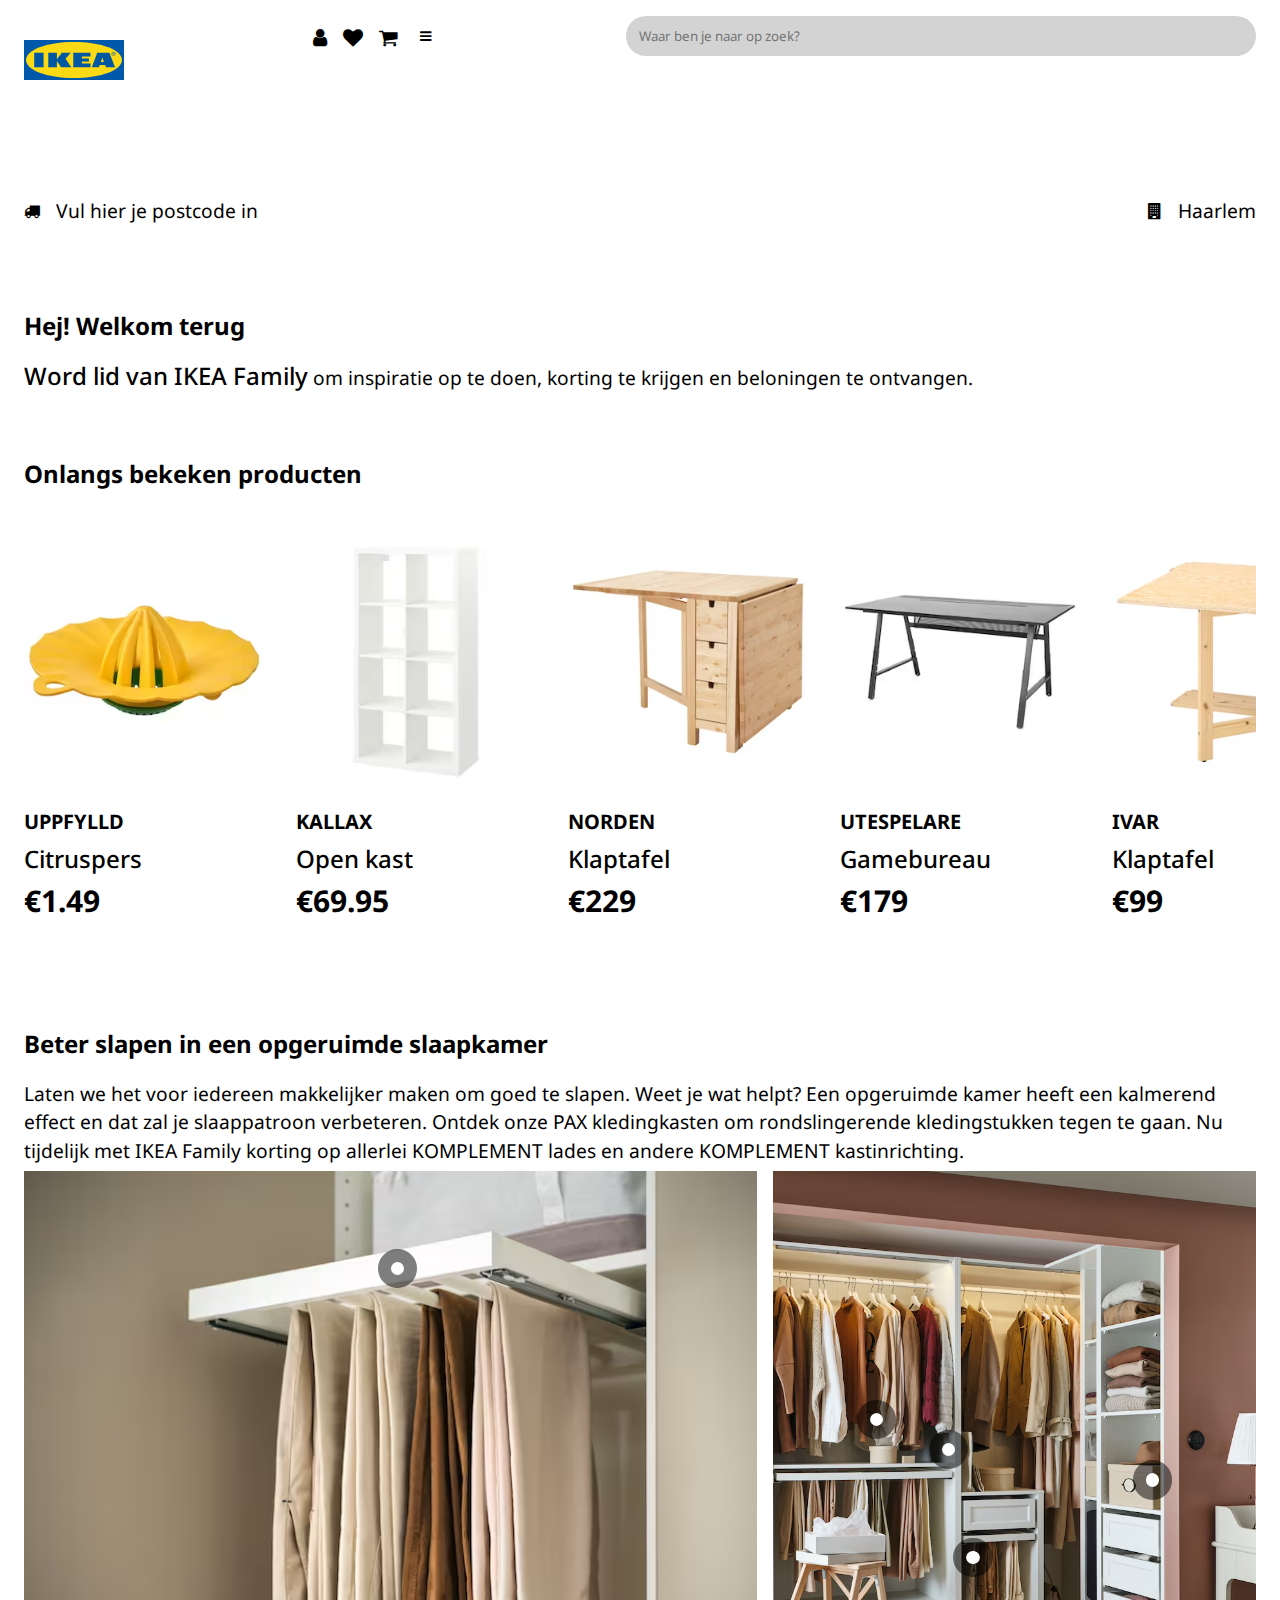
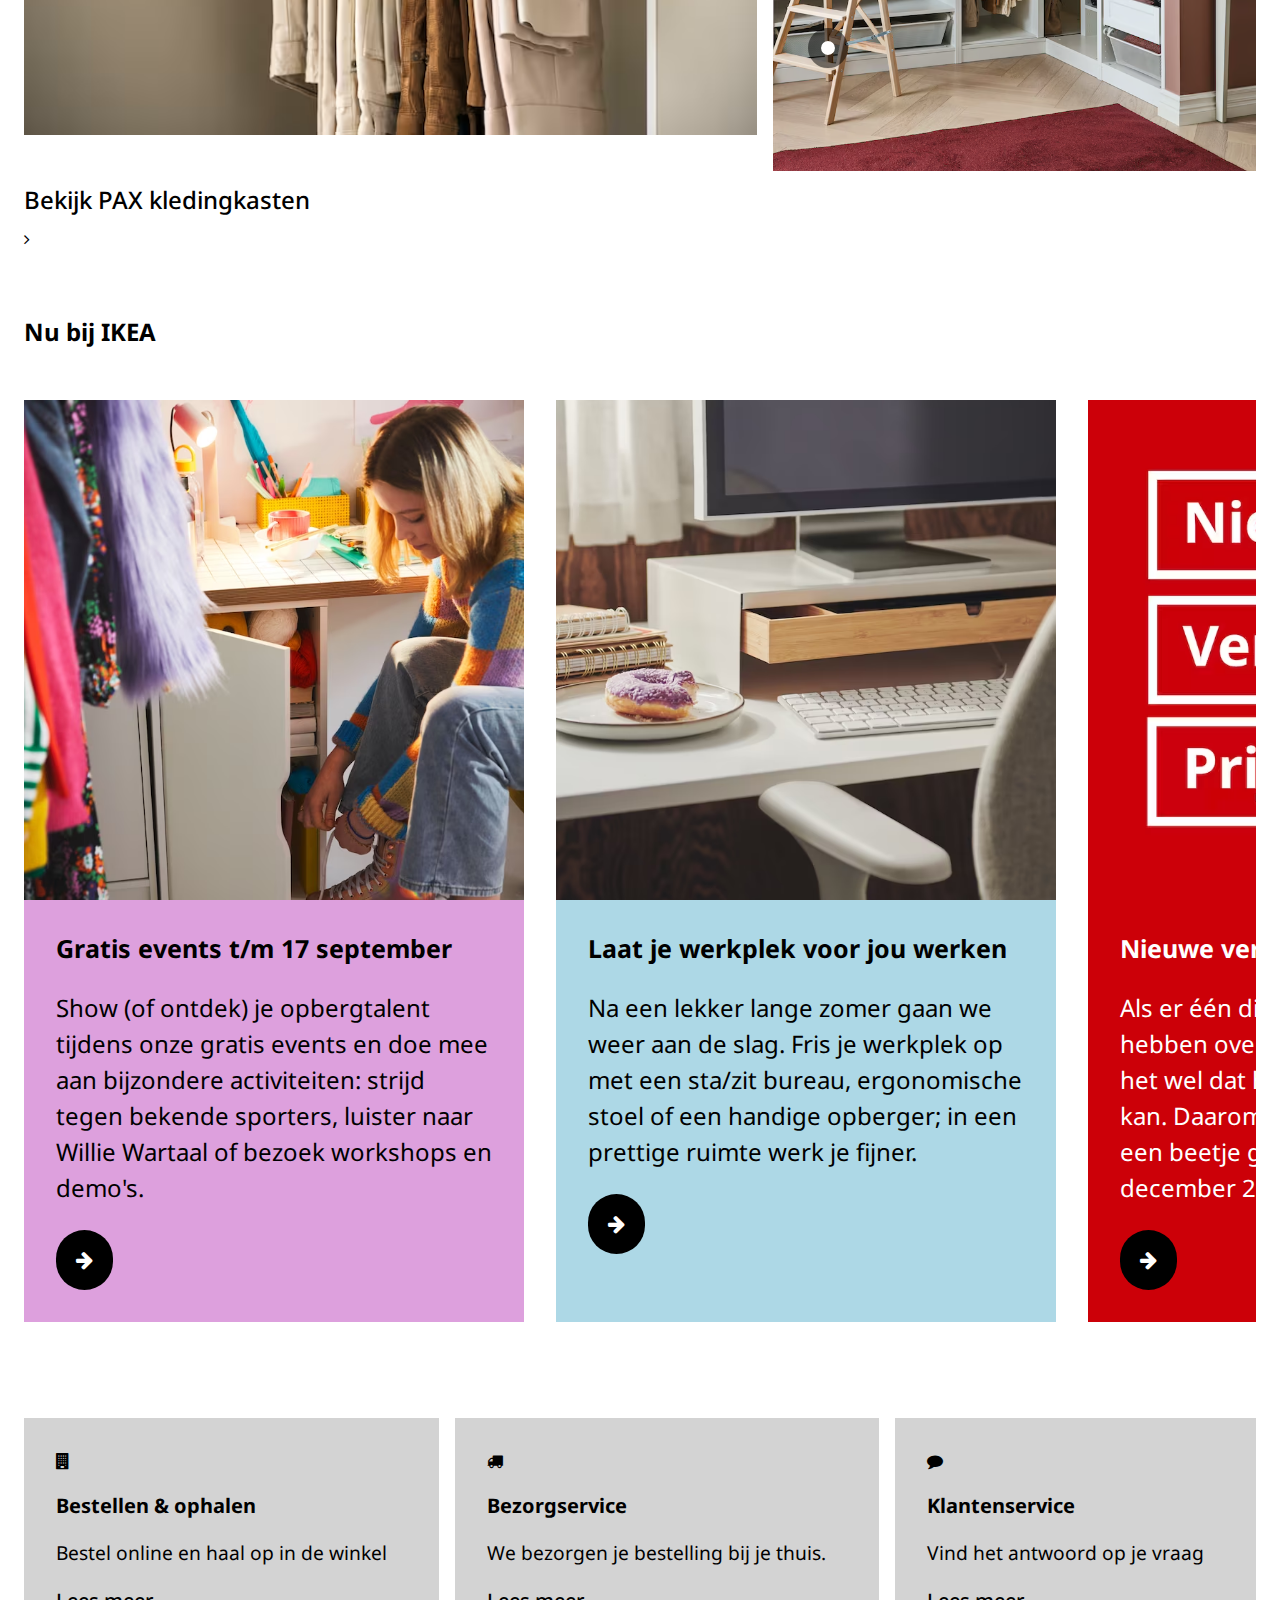
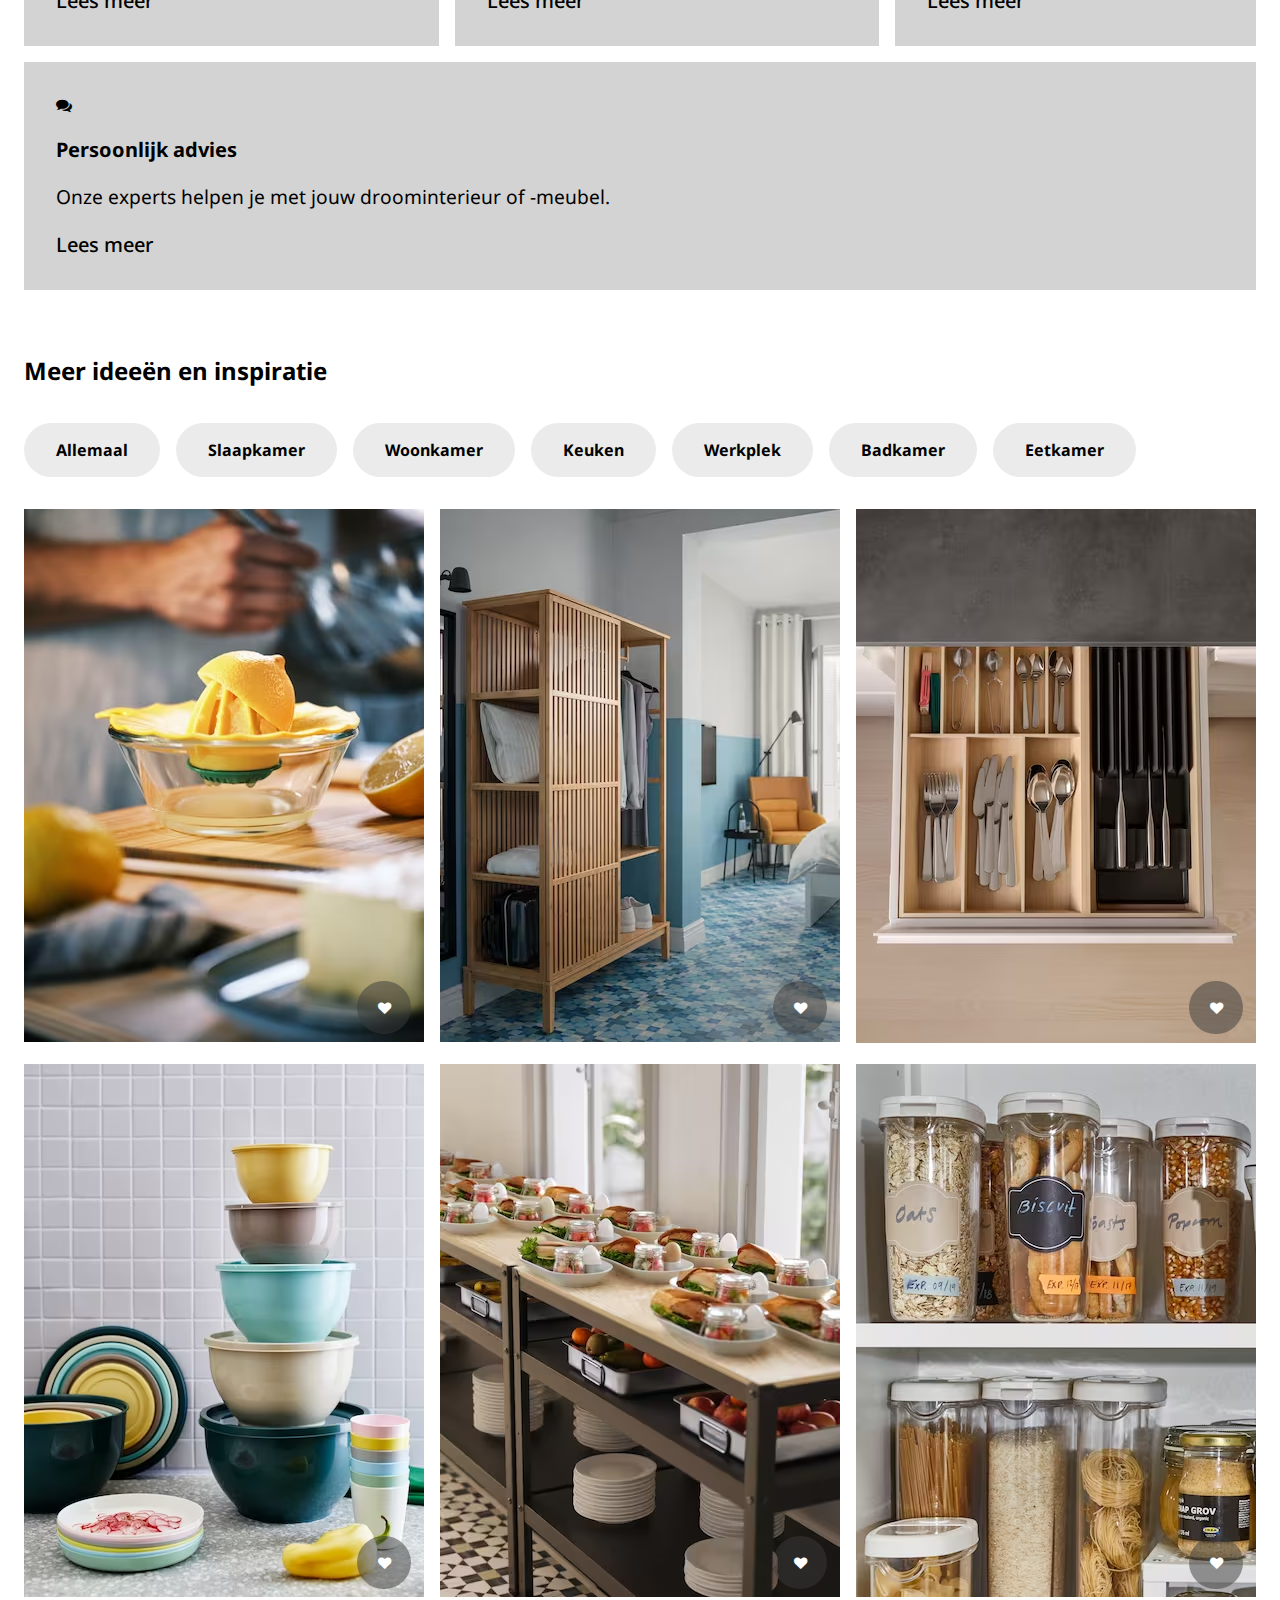
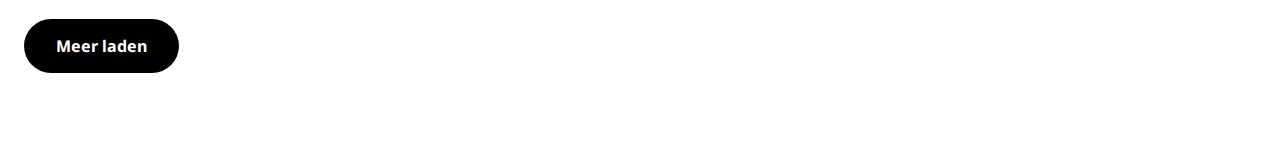
<file: index.html>
<!doctype html>
<html lang="nl">
	
<head>
	<meta charset="UTF-8">
	<meta name="author" content="Bregtje">
	<meta name="viewport" content="width=device-width, initial-scale=1">
	
	<title>Howdy FED2324</title>
	
	<link href="styles/style.css" rel="stylesheet">
	<link rel="icon" type="image/svg+xml" href="images/favicon.svg">
	<link rel="stylesheet" href="https://cdnjs.cloudflare.com/ajax/libs/font-awesome/4.7.0/css/font-awesome.min.css">
	<link rel="preconnect" href="https://fonts.googleapis.com">
	<link rel="preconnect" href="https://fonts.gstatic.com" crossorigin>
	<link href="https://fonts.googleapis.com/css2?family=Noto+Sans:ital,wght@0,100;0,200;0,300;0,400;0,500;0,600;0,700;0,800;0,900;1,100;1,200;1,300;1,400;1,500;1,600;1,700;1,800;1,900&display=swap" rel="stylesheet">
</head>

<body>
	<header>
		<h1><a> <img src="/images/ikea-logo.svg" alt="IKEA"> </a></h1>

		<input type="text" placeholder="Waar ben je naar op zoek?">

		<nav>
			<ul>
				<li>
					<a href="/product.html"><i class="fa fa-user"></i></a>
				</li>
				<li>
					<a href="/product.html"><i class="fa fa-heart"></i></a>
				</li>

				<li>
					<a href="/product.html"><i class="fa fa-shopping-cart"></i></a>
				</li>

				<li>
					<button><i class="fa fa-bars"></i></button>
				</li>
			</ul>
		</nav>
	</header>
	
	<main>
		<!-- unique selling points -->
		<section> 
			<ul>
				<li>
					<i class="fa fa-truck"></i>
					<p>
						Vul hier je postcode in
					</p>
				</li>
			</ul>

			<ul>
				<li>
					<i class="fa fa-building"></i>
					<p>
						Haarlem
					</p>
				</li>
			</ul>
		</section>

		<!-- Welkom -->
		<section>
			<h2>Hej! Welkom terug</h2>
			<p>
				<a href="/product.html">Word lid van IKEA Family</a> om inspiratie op te doen, korting te krijgen en beloningen te ontvangen.
			</p>
		</section>

		<!-- Onlangs bekeken -->
		<section>
			<h2>Onlangs bekeken producten</h2>
			<div>
				<article>
					<a href="/product.html">
						<img src="/images/onlangs-bekeken-1.avif">
						<h3>Uppfylld</h3>
						<p>Citruspers</p>
						<p>€1.49</p>
					</a>
				</article>

				<article>
					<a href="/product.html">
						<img src="/images/onlangs-bekeken-2.avif">
						<h3>Kallax</h3>
						<p>Open kast</p>
						<p>€69.95</p>
					</a>
				</article>

				<article>
					<a href="/product.html">
						<img src="/images/onlangs-bekeken-3.avif">
						<h3>Norden</h3>
						<p>Klaptafel</p>
						<p>€229</p>
					</a>
				</article>

				<article>
					<a href="/product.html">
						<img src="/images/onlangs-bekeken-4.avif">
						<h3>Utespelare</h3>
						<p>Gamebureau</p>
						<p>€179</p>
					</a>
				</article>

				<article>
					<a href="/product.html">
						<img src="/images/onlangs-bekeken-5.avif">
						<h3>Ivar</h3>
						<p>Klaptafel</p>
						<p>€99</p>
					</a>
				</article>
			</div>
		</section>

		<!-- photos with dots -->
		<section>
			<h2>Beter slapen in een opgeruimde slaapkamer</h2>
			<p>
				Laten we het voor iedereen makkelijker maken om goed te slapen. 
				Weet je wat helpt? Een opgeruimde kamer heeft een kalmerend effect 
				en dat zal je slaappatroon verbeteren. Ontdek onze PAX kledingkasten 
				om rondslingerende kledingstukken tegen te gaan. Nu tijdelijk met 
				IKEA Family korting op allerlei KOMPLEMENT lades en andere KOMPLEMENT 
				kastinrichting.
			</p>

			<ul>
				<li>
					<img src="images/photo-with-dots-1.avif">
					
					<button> </button>

					<div>
						<p>IKEA Family prijs</p>
						<h3>Komplement</h3>
						<p>Uitrekbare broekhanger</p>
						<p>Normale prijs €30.-</p>
						<p>€ <span>27.-</span></p>
						<i class="fa fa-angle-right"></i>
					</div>

				</li>

				<li>
					<img src="/images/photo-with-dots-2.avif">
					
					<button> </button>
					<div>
						<h3>Kvarnvik</h3>
						<p>Doos, set van 3</p>
						<p>€ <span>19</span>.99</p>

						<i class="fa fa-angle-right"></i>
					</div>

					<button> </button>
					<div>
						<p>IKEA Family prijs</p>
						<h3>Pax</h3>
						<p>Hoeskledingkast</p>
						<p>Normale prijs €764,-</p>
						<p>€ <span>728</span>.60</p>

						<i class="fa fa-angle-right"></i>
					</div>

					<button> </button>
					<div>
						<p>IKEA Family prijs</p>
						<h3>Komplement</h3>
						<p>Lade met omlijst front</p>
						<p>Normale prijs € 30.-</p>
						<p>€ <span>27.-</span></p>

						<i class="fa fa-angle-right"></i>
					</div>

					<button> </button>
					<div>
						<h3>Kvarnvik</h3>
						<p>Doos met deksel</p>
						<p>€<span>14</span>.99</p>

						<i class="fa fa-angle-right"></i>
					</div>

					<button> </button>
					<div>
						<h3>Bekväm</h3>
						<p>Trapje, 3 tredes</p>
						<p>€ <span>39</span>.99</p>

						<i class="fa fa-angle-right"></i>
					</div>
				</li>
			</ul>

			<a href="/product.html"><p>Bekijk PAX kledingkasten</p></a> <i class="fa fa-angle-right"></i>
		</section>

		<!-- nu bij IKEA -->
		<section>
			<h2>Nu bij IKEA</h2>

			<div> 
				<article>
					<img src="/images/Nu-bij-IKEA-1.avif">
					<a href="/product.html"><h3>Gratis events t/m 17 september</h3></a>
					<p>
						Show (of ontdek) je opbergtalent tijdens onze gratis 
						events en doe mee aan bijzondere activiteiten: strijd 
						tegen bekende sporters, luister naar Willie Wartaal 
						of bezoek workshops en demo's.
					</p>
					<a href="/product.html"><i class="fa fa-arrow-right"></i></a>
				</article>

				<article>
					<img src="/images/Nu-bij-IKEA-2.avif">
					<a href="/product.html"><h3>Laat je werkplek voor jou werken</h3></a>
					<p>
						Na een lekker lange zomer gaan we weer aan de slag. 
						Fris je werkplek op met een sta/zit bureau, ergonomische 
						stoel of een handige opberger; in een prettige ruimte 
						werk je fijner.
					</p>
					<a href="/product.html"><i class="fa fa-arrow-right"></i></a>
				</article>

				<article>
					<img src="/images/Nu-bij-IKEA-3.avif">
					<a href="/product.html"><h3>Nieuwe verlaagde prijs</h3></a>
					<p>
						Als er één ding is dat we geleerd hebben over een goede 
						prijs, dan is het wel dat het altijd een beetje lager 
						kan. Daarom zijn er nu 400 producten een beetje goedkoper. 
						Geldig t/m december 2023.
					</p>
					<a href="/product.html"><i class="fa fa-arrow-right"></i></a>
				</article>
			</div>
		</section>

		<!-- Unique selling point -->
		<section>
			<ul>
				<li>
					<i class="fa fa-building"></i>
					<h3>Bestellen & ophalen</h3>
					<p>Bestel online en haal op in de winkel</p>
					<a href="/product.html">Lees meer</a>
				</li>

				<li>
					<i class="fa fa-truck"></i>
					<h3>Bezorgservice</h3>
					<p>We bezorgen je bestelling bij je thuis.</p>
					<a href="/product.html">Lees meer</a>
				</li>

				<li>
					<i class="fa fa-comment"></i>
					<h3>Klantenservice</h3>
					<p>Vind het antwoord op je vraag</p>
					<a href="/product.html">Lees meer</a>
				</li>

				<li>
					<i class="fa fa-comments"></i>
					<h3>Persoonlijk advies</h3>
					<p>Onze experts helpen je met jouw droominterieur of -meubel.</p>
					<a href="/product.html">Lees meer</a>
				</li>
			</ul>
		</section>

		<!-- Meer ideeën -->
		<section>
			<h2>Meer ideeën en inspiratie</h2>
			<ul>
				<li> 
					<button>Allemaal</button>
				</li>

				<li> 
					<button>Slaapkamer</button>
				</li>

				<li> 
					<button>Woonkamer</button>
				</li>

				<li> 
					<button>Keuken</button>
				</li>

				<li> 
					<button>Werkplek</button>
				</li>

				<li> 
					<button>Badkamer</button>
				</li>

				<li> 
					<button>Eetkamer</button>
				</li>
			</ul>

			<ul>
				<li>
					<img src="/images/inspiratie-1.avif">
					<button><i class="fa fa-heart"></i></button>
				</li>

				<li>
					<img src="/images/inspiratie-2.avif">
					<button><i class="fa fa-heart"></i></button>
				</li>

				<li>
					<img src="/images/inspiratie-3.avif">
					<button><i class="fa fa-heart"></i></button>
				</li>

				<li>
					<img src="/images/inspiratie-4.avif">
					<button><i class="fa fa-heart"></i></button>
				</li>

				<li>
					<img src="/images/inspiratie-5.avif">
					<button><i class="fa fa-heart"></i></button>
				</li>

				<li>
					<img src="/images/inspiratie-6.avif">
					<button><i class="fa fa-heart"></i></button>
				</li>
			</ul>

			<button>Meer laden</button>
		</section>
	</main>

	<footer>

	</footer>

	<script defer src="scripts/script.js"></script>
</body>
	
</html>
</file>
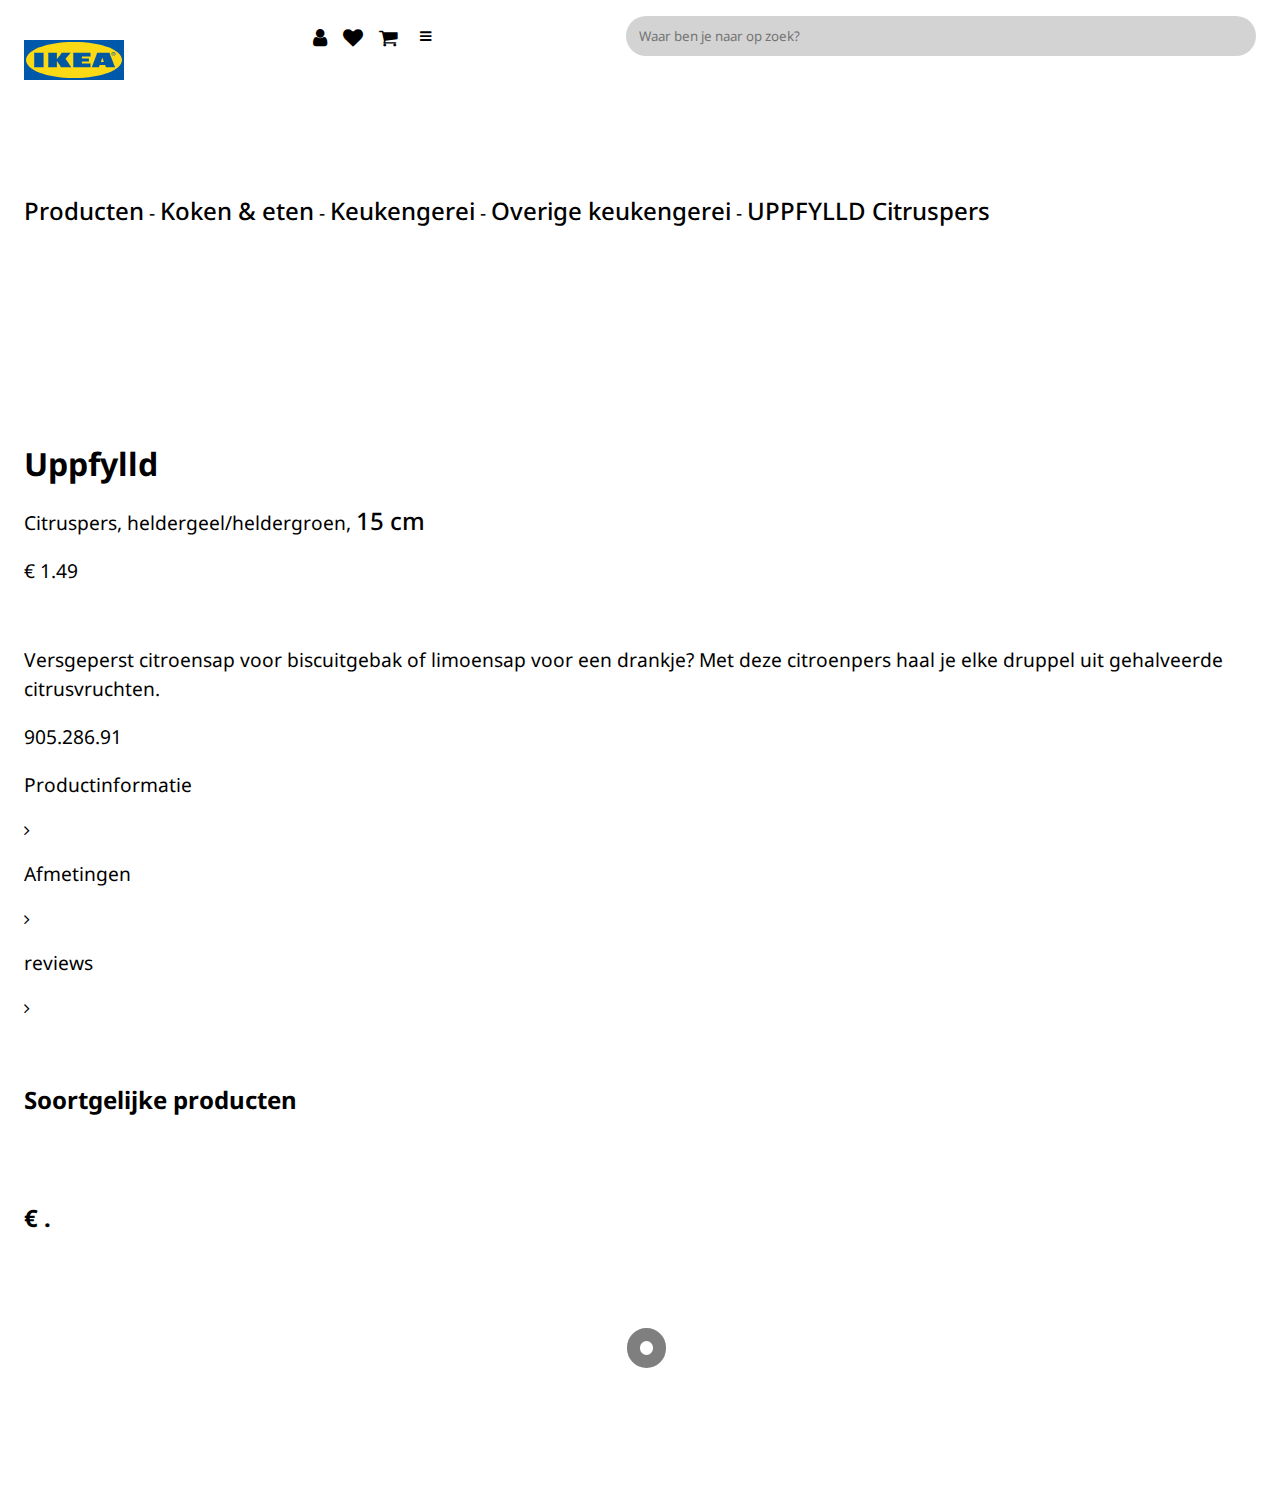
<file: product.html>
<!doctype html>
<html lang="nl">
	
<head>
	<meta charset="UTF-8">
	<meta name="author" content="Bregtje">
	<meta name="viewport" content="width=device-width, initial-scale=1">
	
	<title>Howdy FED2324</title>
	
	<link href="styles/style.css" rel="stylesheet">
	<link rel="icon" type="image/svg+xml" href="images/favicon.svg">
	<link rel="stylesheet" href="https://cdnjs.cloudflare.com/ajax/libs/font-awesome/4.7.0/css/font-awesome.min.css">
	<link rel="preconnect" href="https://fonts.googleapis.com">
	<link rel="preconnect" href="https://fonts.gstatic.com" crossorigin>
	<link href="https://fonts.googleapis.com/css2?family=Noto+Sans:ital,wght@0,100;0,200;0,300;0,400;0,500;0,600;0,700;0,800;0,900;1,100;1,200;1,300;1,400;1,500;1,600;1,700;1,800;1,900&display=swap" rel="stylesheet">
</head>

<body class="product">
	<header>
		<h1><a href="/index.html"> <img src="/images/ikea-logo.svg" alt="IKEA"> </a></h1>

		<input type="text" placeholder="Waar ben je naar op zoek?">

		<nav>
			<ul>
				<li>
					<a href="/index.html"><i class="fa fa-user"></i></a>
				</li>
				<li>
					<a href="/index.html"><i class="fa fa-heart"></i></a>
				</li>

				<li>
					<a href="/index.html"><i class="fa fa-shopping-cart"></i></a>
				</li>

				<li>
					<button><i class="fa fa-bars"></i></button>
				</li>
			</ul>
		</nav>
	</header>
	
	<main>
		<section>
			<p><a href="/index.html">Producten</a> - <a href="/index.html">Koken & eten</a> - <a href="/index.html">Keukengerei</a> - <a href="/index.html">Overige keukengerei</a> - <a href="/index.html">UPPFYLLD Citruspers</a></p>
		</section>

		<section>
			<ul>
				<li>
					<img>
				</li>
				<li>
					<img>
				</li>
				<li>
					<img>
				</li>
				<li>
					<img>
				</li>
				<li>
					<img>
				</li>
			</ul>

			<article>
				<h1>Uppfylld</h1>
				<p>Citruspers, heldergeel/heldergroen, <a>15 cm</a></p>
				<p>€ <span>1</span>.49</p>

				<!-- aantal form -->
				<button></button>

			</article>

			<article>
				<p>
					Versgeperst citroensap voor biscuitgebak of limoensap 
					voor een drankje? Met deze citroenpers haal je elke 
					druppel uit gehalveerde citrusvruchten.
				</p>

				<p>905.286.91</p>

				<ul>
					<li>
						<p>Productinformatie</p>
						<i class="fa fa-angle-right"></i>
					</li>
					<li>
						<p>Afmetingen</p>
						<i class="fa fa-angle-right"></i>
					</li>
					<li>
						<p>reviews</p>
						<!-- iets voor de sterren -->
						<i class="fa fa-angle-right"></i>
					</li>
				</ul>
			</article>
		</section>
		
		<section>
			<h2>Soortgelijke producten</h2>
			<div>
				<article>
					<img>
					<h3></h3>
					<p></p>
					<p>€ <span></span>. </p>
					<!-- iets voor de sterren --> 
					<i></i> 
					<i></i>
					<p></p>
				</article>
			</div>
		</section>

		<section>
			<ul>
				<li>
					<img>

					<button></button>

					<div>
						<h3></h3>
						<p></p>
						<p>€ <span></span> </p>
						
						<i class="fa fa-angle-right"></i>
					</div>
				</li>
			</ul>
		</section>

		<section>
			<ul>
				<li>
					<img>
				</li>
			</ul>
		</section>
		
	</main>

	<footer>

	</footer>

	<script defer src="scripts/script.js"></script>
</body>
	
</html>
</file>
<file: styles/style.css>
/**************/
/* CSS REMEDY */
/**************/
*, *::after, *::before {
  box-sizing:border-box;  
}






/*********************/
/* CUSTOM PROPERTIES */
/*********************/
:root {
	/* startje */
	--color-text:#111;
	--color-background:#eee;
}





/***********/
/* Algemeen*/
/***********/

* {
	font-family: 'Noto Sans', sans-serif;
}

main {
	margin: auto 1em;
}

section {
	margin: 4em auto;
}

h1 {
	font-size: 2em;
}

h2 {
	font-size: 1.5em;
}

h3 {
	font-size: 1.25em;
}

p {
	font-size: 1.2em;
	line-height: 1.5em;
}

ul {
	margin: 0;
	padding: 0;

	list-style-type: none;
}

button {
	background: none;
	border: none;
}

button:hover {
	cursor: pointer;
}

a {
	margin: 1em 0;
	padding: 1em 0;

	font-size: 1.25em;
	font-weight: 500;
	text-decoration: underline rgba(0,0,0, 0);

	color: black;

	transition: 1s;
}

a:hover {
	cursor: pointer;
	text-decoration: underline rgba(0,0,0, 1);
	transition: 1s;
}
   
img {
	width: 100%;
	object-fit: cover;
}




/*************/
/* scrollbar */
/*************/

  /* Firefox */
  /* is heel gelimiteerd in wat je kan stylen jammer genoeg dus geen border-radius in firefox */
  * {
    scrollbar-width: 16px;
    scrollbar-color: black lightgrey;
  }

  /* Chrome, Edge, and Safari */
div::-webkit-scrollbar,
ul::-webkit-scrollbar {
    width: 16px;
	height: 8px;
}

div::-webkit-scrollbar-track,
ul::-webkit-scrollbar-track {
	box-shadow: inset 1px 2px 6px rgba(0, 0, 0, 0.3);
    background: white;
	border-radius: 1em;
}

div::-webkit-scrollbar-thumb,
ul::-webkit-scrollbar-thumb {
    background-color: black;
    border-radius: 1em;
}






/**********/
/* header */
/**********/

header {
	display: flex;
	flex-wrap: wrap;
	gap: 1em;
	justify-content: space-between;

	margin: 1em;
}

header ul {
	display: flex;
}

header li {
	margin: 0.5em;
}

header input {
	flex-grow: 1;
	order: 1;

	padding: 1em;

	width: 100%;
	max-width: 630px;
	height: 3em;

	background: lightgray;
	border-radius: 2em;
	border: none;
}





/**************************/
/* Unique selling point 1 */
/**************************/

section:nth-of-type(1) {
	display: flex;
	justify-content: space-between;
}

section:nth-of-type(1) li {
	display: flex;
	align-items: center;
}

section:nth-of-type(1) ul li i {
	max-height: 1em;

	margin-right: 1em;
}


/**********/
/* Welkom */
/**********/





/*******************/
/* Onlangs bekeken */
/*******************/

section:nth-of-type(3) div {
	display: flex;
	flex-wrap: nowrap;
	gap: 2em;
	overflow-x: scroll;
	padding: 2em 0;
}

section:nth-of-type(3) div article {
	min-width: 15em;
}

section:nth-of-type(3) article h3{
	margin-bottom: .5em;
	font-size: 1em;
	text-transform: uppercase;
}

section:nth-of-type(3) article p {
	margin: .5em 0;
	line-height: 1em;
}

section:nth-of-type(3) article p:nth-of-type(2){
	font-size: 1.5em;
	font-weight: 700;
}

section:nth-of-type(3) article a:hover{
	text-decoration: none;
}





/********************/
/* Photos with dots */
/********************/

section:nth-of-type(4) ul {
	display: flex;
	flex-direction: row;
	gap: 1em;
	flex-wrap: wrap;
	justify-content: space-between;
}

section:nth-of-type(4) li {
	position: relative;

	flex-grow: 1;
}

section:nth-of-type(4) img {
	width: 100%;
	max-height: 600px;

	object-fit: cover;
}

section:nth-of-type(4) button {
	position: absolute;
	z-index: 1;

	width: 1em;
	height: 1em;

	margin: 0;
	padding: 0;

	text-decoration: none;
	line-height: 0;

	background: white;
	outline: solid 1em rgba(0, 0, 0, .5);
	border-radius: 3em;
	
	transition: .5s;
}

section:nth-of-type(4) button:hover {
	background: white;
	outline: solid 1.15em rgba(64, 64, 64);
	border-radius: 3em;
	transition: 0.25s;
}

section:nth-of-type(4) button:hover + div {
	display: grid;
	grid-template-columns: 1fr 50px;
}

section:nth-of-type(4) div {
	display: none;
	
	position: absolute;
	z-index: 2;

	width: max-content;

	padding: 1em 0 1em 1em;

	background: white;
	transition: 1s;
}

section:nth-of-type(4) li i:nth-of-type(1) {
	display: flex;
	justify-self: center;
	align-items: center;
	grid-column: 2;
	grid-row-start: 1;
	grid-row-end: 6;

	padding: 0 1em;

	border-left: solid 2px lightgray;
}

section:nth-of-type(4) p,
section:nth-of-type(4) h3 {
	margin: 0.25em 0;
}

section:nth-of-type(4) li:nth-of-type(1) button:nth-of-type(1) {
	top: 15%;
	left: 50%;
}

section:nth-of-type(4) li:nth-of-type(1) div:nth-of-type(1) {
	top: calc(15% + 3em);
	left: 50%;
}

section:nth-of-type(4) li:nth-of-type(2) button:nth-of-type(1) {
	top: 40%;
	left: 20%;
}

section:nth-of-type(4) li:nth-of-type(2) div:nth-of-type(1) {
	top: calc(40% + 3em);
	left: 20%;
}

section:nth-of-type(4) li:nth-of-type(2) button:nth-of-type(2) {
	top: 45%;
	left: 35%;
}

section:nth-of-type(4) li:nth-of-type(2) div:nth-of-type(2) {
	top: calc(45% + 3em);
	left: 35%;
}

section:nth-of-type(4) li:nth-of-type(2) button:nth-of-type(3) {
	bottom: 35%;
	left: 40%;
}

section:nth-of-type(4) li:nth-of-type(2) div:nth-of-type(3) {
	bottom: calc(35% + 3em);
	left: 40%;
}

section:nth-of-type(4) li:nth-of-type(2) button:nth-of-type(4) {
	top: 50%;
	right: 20%;
}

section:nth-of-type(4) li:nth-of-type(2) div:nth-of-type(4) {
	top: calc(50% + 3em);
	right: 20%;
}

section:nth-of-type(4) li:nth-of-type(2) button:nth-of-type(5) {
	bottom: 20%;
	left: 10%;
}

section:nth-of-type(4) li:nth-of-type(2) div:nth-of-type(5) {
	bottom: calc(20% + 3em);
	left: 10%;
}


/***************/
/* Nu bij IKEA */
/***************/

section:nth-of-type(5) div {
	display: flex;
	gap: 2em;
	align-self: stretch;

	padding: 2em 0;
	overflow-x: scroll;
}

section:nth-of-type(5) article {
	flex-grow: 1;

	padding: 2em;
	width: 100%;
	max-width: 500px;
}

section:nth-of-type(5) article img{
	margin: -2em -2em 0 -2em;
	width: calc(100vw - 5em);
	max-width: 500px;
	height: calc(100vw - 5em);
	max-height: 500px;
}

section:nth-of-type(5) article p{
	font-size: 1.5em;
}

section:nth-of-type(5) article:nth-of-type(1) {
	padding: 2em;
	background: plum;
}

section:nth-of-type(5) article:nth-of-type(2) {
	padding: 2em;
	background: lightblue;
}

section:nth-of-type(5) article:nth-of-type(3) {
	padding: 2em;
	background: #CC0008;
	color: white;
}

section:nth-of-type(5) article:nth-of-type(3) h3 {
	color: white;
}

section:nth-of-type(5) i {
	padding: 1em;
	color: white;
	background: black;
	border-radius: 2em;
}





/***************************/
/* Unique Selling Points 2 */
/***************************/
section:nth-of-type(6) ul {
	display: flex;
	flex-wrap: wrap;
	justify-content: stretch;
	gap: 1em;
}

section:nth-of-type(6) ul li {
	/* moet ff de oefeningen bekijken voor responsive flex */
	flex-grow: 1;

	padding: 2em;

	background: lightgrey;
}





/***************/
/* Meer ideeën */
/***************/

section:nth-of-type(7) ul:nth-of-type(1) {
	display: flex;
	gap: 1em;
	flex-wrap: nowrap;
	overflow-x: scroll;

	padding: 1em 0;
}

section:nth-of-type(7) ul:nth-of-type(1) li button {
	padding: 1em 2em;

	font-size: 1em;
	font-weight: 700;

	background: rgb(235, 235, 235);
	border-radius: 2em;
}

section:nth-of-type(7) ul:nth-of-type(1) li button:hover {
	padding: 1em 2em;

	font-size: 1em;
	font-weight: 700;

	background: lightgrey;
	border-radius: 2em;
}

section:nth-of-type(7) ul:nth-of-type(2) {
	display: grid;
	grid-template-columns: repeat(6, 1fr);
	grid-auto-rows: 1fr;
	gap: 1em;
	margin-top: 1em;
}

section:nth-of-type(7) ul:nth-of-type(2) li:nth-of-type(odd) {
	position: relative;
	grid-column-start: 1;
	grid-column-end: 4;
}

section:nth-of-type(7) ul:nth-of-type(2) li:nth-of-type(even) {
	position: relative;
	grid-column-start: -1;
	grid-column-end: -4;
}

section:nth-of-type(7) ul:nth-of-type(2) li button {
	position: absolute;
	right: 1em;
	bottom: 1em;

	width: 4em;
	height: 4em;

	color: white;

	background: rgba(58, 58, 58, 0.5);
	border-radius: 2em;

	transition: 1s;
}

section:nth-of-type(7) ul:nth-of-type(2) li button:hover {
	background: rgba(58, 58, 58, 1);
	border-radius: 2em;
}

section:nth-of-type(7) > button {
	margin: 1em auto;
	padding: 1em 2em;


	font-size: 1em;
	font-weight: 700;
	color: white;
	text-align: center;


	background: black;
	border-radius: 2em;

	transition: 0.5s;
}

section:nth-of-type(7) > button:hover {
	background: rgb(72, 72, 72);
}






/**********/
/* Footer */
/**********/





/****************/
/* MediaQueries */
/****************/

@media only screen and (min-width: 768px) {
	section:nth-of-type(7) ul:nth-of-type(2) li:nth-of-type(3n + 1) {
		position: relative;
		grid-column-start: 1;
		grid-column-end: 3;
	}
	
	section:nth-of-type(7) ul:nth-of-type(2) li:nth-of-type(3n + 2) {
		position: relative;
		grid-column-start: 3;
		grid-column-end: 5;
	}
	
	section:nth-of-type(7) ul:nth-of-type(2) li:nth-of-type(3n + 3) {
		position: relative;
		grid-column-start: -1;
		grid-column-end: -3;
	}
}
</file>
